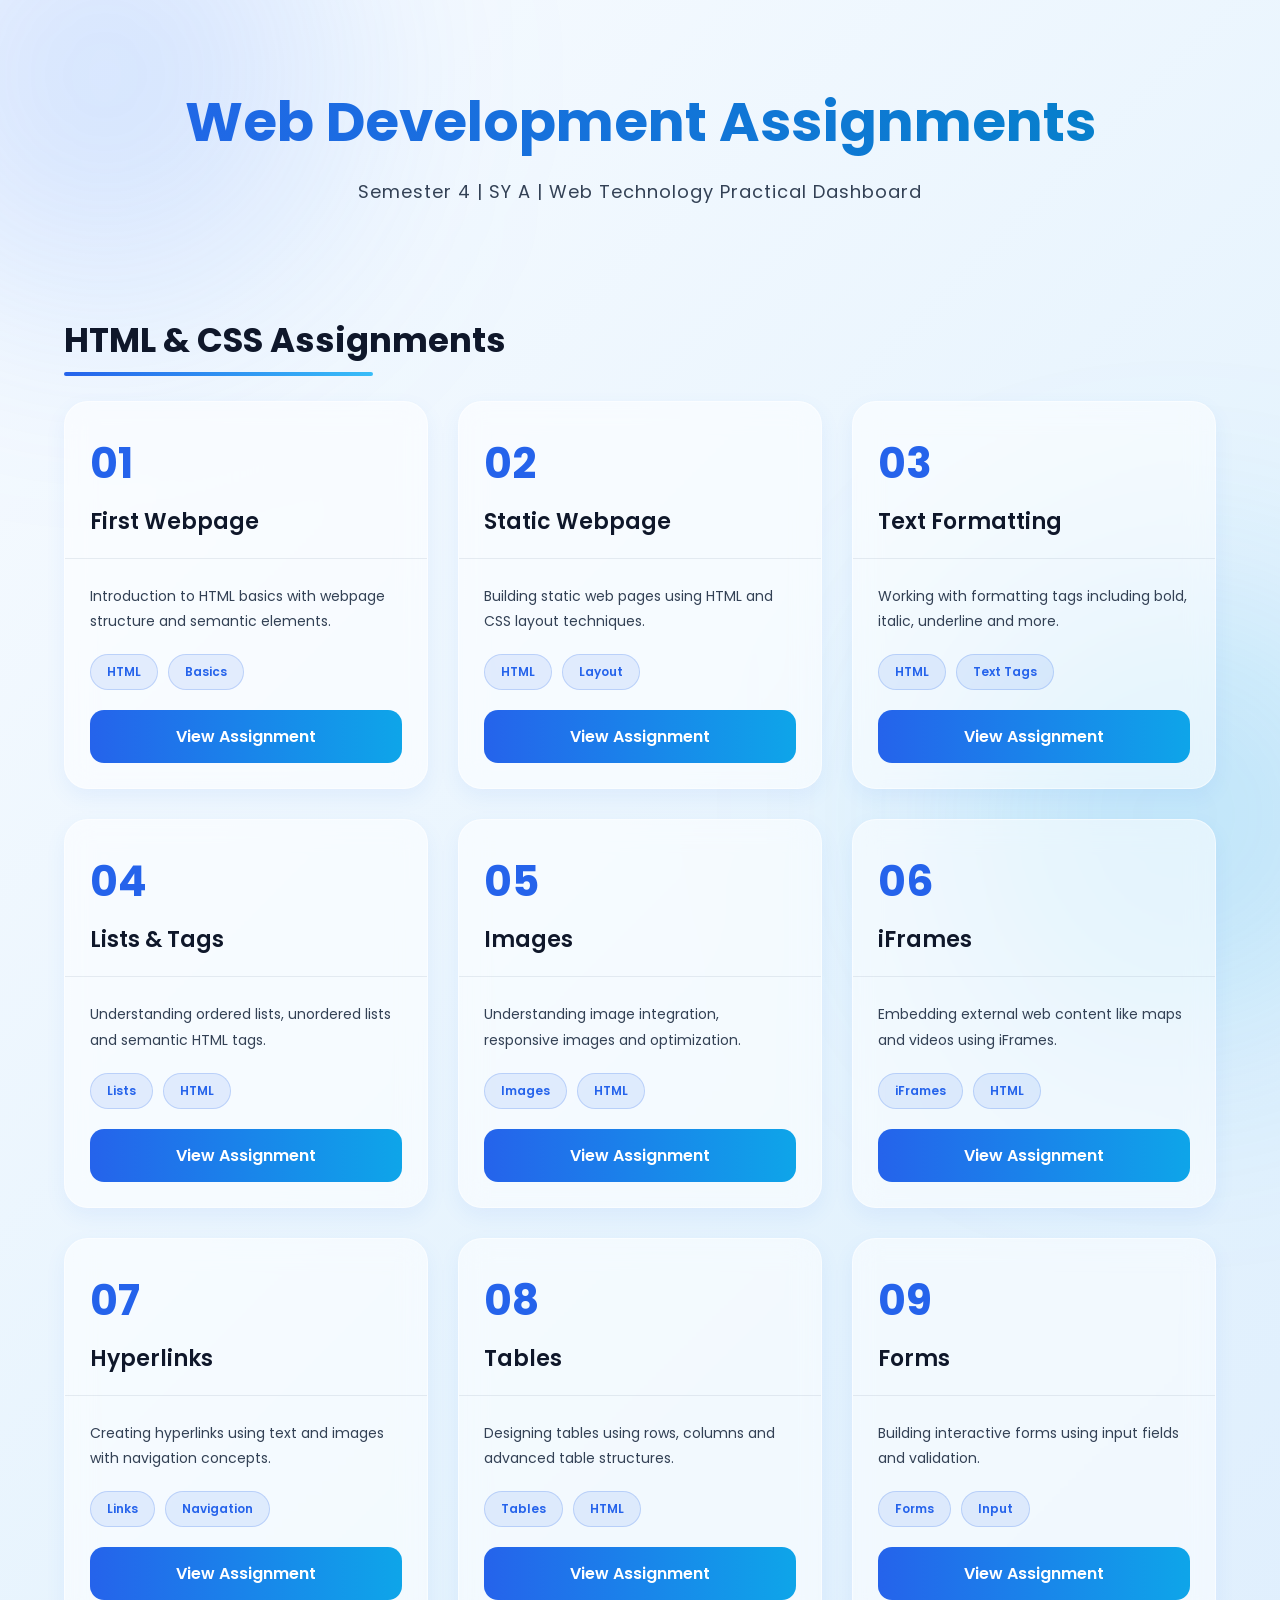
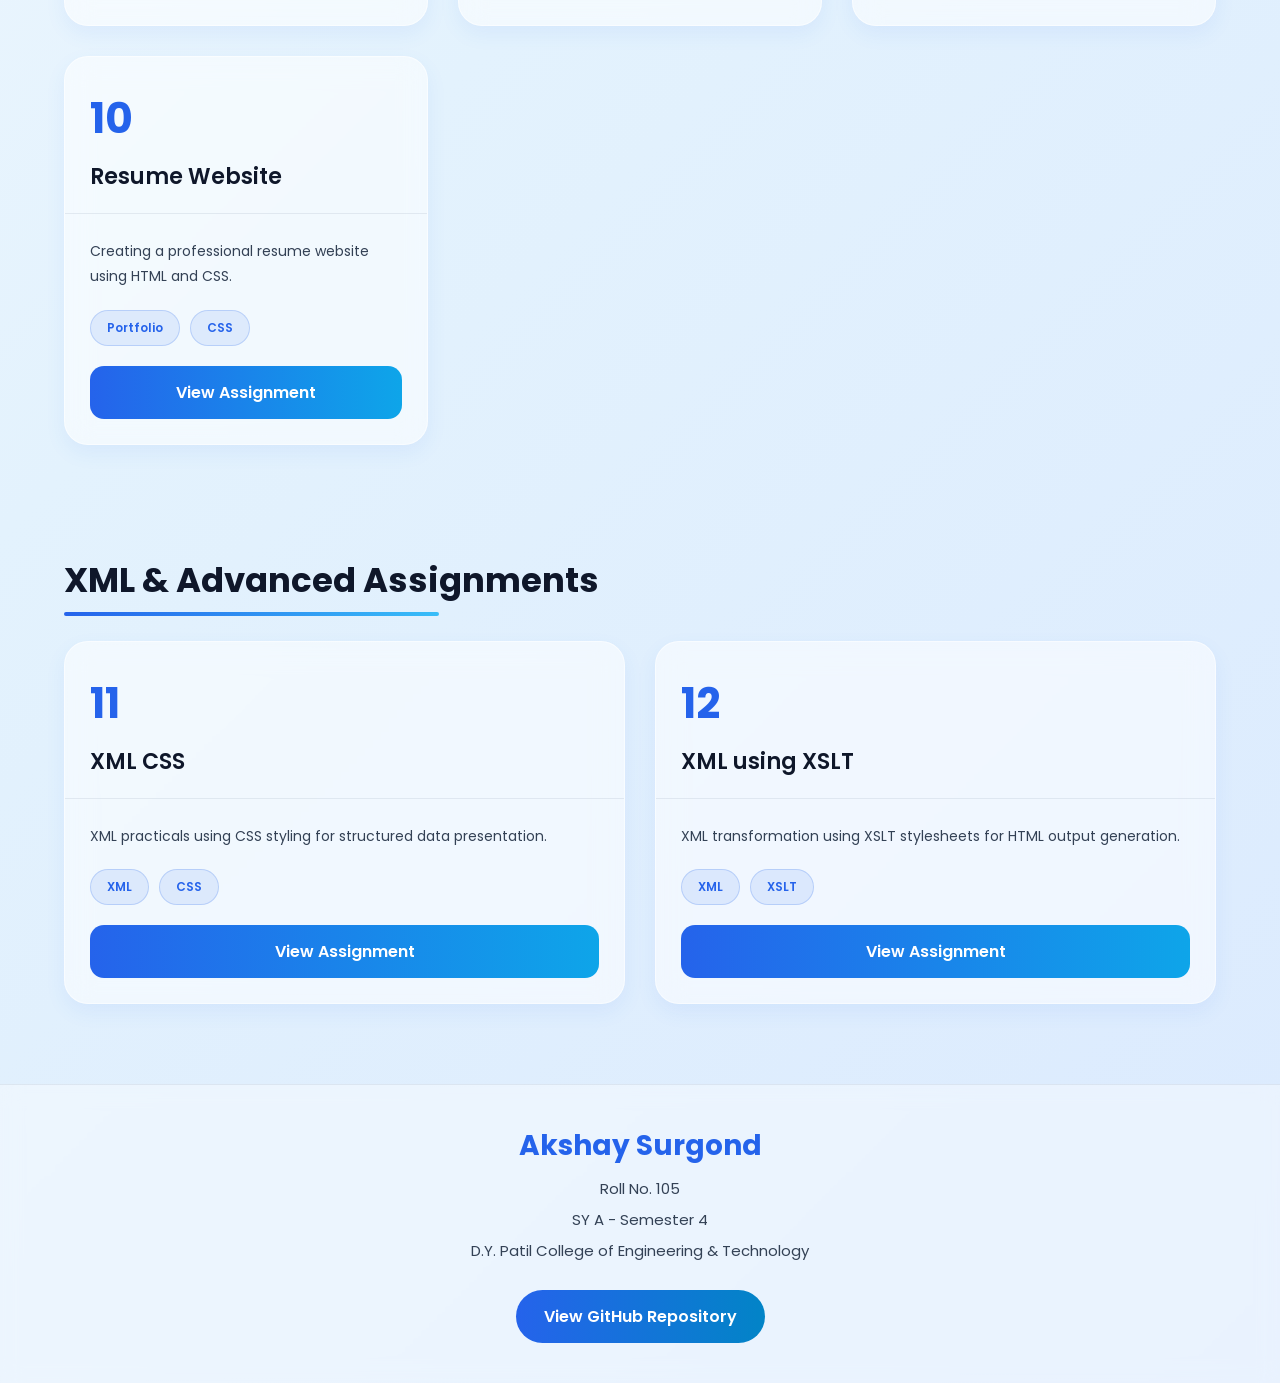
<file: index.html>
<!DOCTYPE html>
<html lang="en">

<head>
    <meta charset="UTF-8">
    <meta name="viewport" content="width=device-width, initial-scale=1.0">
    <title>Web Development Assignments | Akshay Jadhav</title>

    <link href="https://fonts.googleapis.com/css2?family=Poppins:wght@300;400;500;600;700&display=swap"
        rel="stylesheet">

    <style>
        * {
            margin: 0;
            padding: 0;
            box-sizing: border-box;
            scroll-behavior: smooth;
        }

        body {
            font-family: 'Poppins', sans-serif;
            min-height: 100vh;
            background: linear-gradient(135deg, #f8fbff, #e3f2fd, #dbeafe);
            overflow-x: hidden;
            color: #0f172a;
            position: relative;
        }

        body::before {
            content: '';
            position: fixed;
            width: 450px;
            height: 450px;
            background: rgba(59, 130, 246, 0.18);
            border-radius: 50%;
            top: -150px;
            left: -120px;
            filter: blur(120px);
            z-index: -1;
        }

        body::after {
            content: '';
            position: fixed;
            width: 450px;
            height: 450px;
            background: rgba(14, 165, 233, 0.18);
            border-radius: 50%;
            bottom: -140px;
            right: -120px;
            filter: blur(120px);
            z-index: -1;
        }

        /* HEADER */

        header {
            padding: 80px 20px 60px;
            text-align: center;
        }

        header h1 {
            font-size: 55px;
            font-weight: 700;
            margin-bottom: 15px;
            background: linear-gradient(to right, #2563eb, #0284c7);
            -webkit-background-clip: text;
            -webkit-text-fill-color: transparent;
        }

        header p {
            color: #334155;
            font-size: 18px;
            letter-spacing: 1px;
        }

        /* CONTAINER */

        .container {
            width: 90%;
            max-width: 1300px;
            margin: auto;
        }

        /* SECTION TITLE */

        .section-title {
            font-size: 34px;
            margin: 50px 0 35px;
            font-weight: 700;
            position: relative;
            display: inline-block;
            color: #0f172a;
        }

        .section-title::after {
            content: '';
            position: absolute;
            left: 0;
            bottom: -10px;
            width: 70%;
            height: 4px;
            border-radius: 10px;
            background: linear-gradient(to right, #2563eb, #38bdf8);
        }

        /* GRID */

        .assignments-grid {
            display: grid;
            grid-template-columns: repeat(auto-fit, minmax(300px, 1fr));
            gap: 30px;
            margin-bottom: 60px;
        }

        /* CARD */

        .card {
            background: rgba(255, 255, 255, 0.55);
            backdrop-filter: blur(14px);
            border: 1px solid rgba(255, 255, 255, 0.5);
            border-radius: 24px;
            overflow: hidden;
            transition: 0.4s ease;
            position: relative;
            box-shadow: 0 8px 20px rgba(59, 130, 246, 0.08);
        }

        .card:hover {
            transform: translateY(-10px);
            box-shadow: 0 15px 35px rgba(37, 99, 235, 0.2);
            border: 1px solid rgba(59, 130, 246, 0.3);
        }

        .card-header {
            padding: 30px 25px 20px;
            border-bottom: 1px solid rgba(148, 163, 184, 0.2);
        }

        .assignment-number {
            font-size: 42px;
            font-weight: 700;
            color: #2563eb;
            margin-bottom: 10px;
        }

        .card-title {
            font-size: 22px;
            font-weight: 600;
            color: #0f172a;
        }

        .card-body {
            padding: 25px;
        }

        .description {
            color: #334155;
            font-size: 14px;
            line-height: 1.8;
            margin-bottom: 20px;
        }

        .tags {
            display: flex;
            flex-wrap: wrap;
            gap: 10px;
            margin-bottom: 20px;
        }

        .tag {
            padding: 8px 16px;
            border-radius: 50px;
            background: rgba(37, 99, 235, 0.1);
            border: 1px solid rgba(37, 99, 235, 0.2);
            color: #2563eb;
            font-size: 12px;
            font-weight: 600;
        }

        /* BUTTON */

        .btn {
            display: block;
            width: 100%;
            text-align: center;
            padding: 14px;
            border-radius: 14px;
            text-decoration: none;
            color: white;
            font-weight: 600;
            background: linear-gradient(to right, #2563eb, #0ea5e9);
            transition: 0.3s ease;
        }

        .btn:hover {
            transform: scale(1.03);
            box-shadow: 0 8px 25px rgba(37, 99, 235, 0.35);
        }

        /* FOOTER */

        footer {
            margin-top: 80px;
            padding: 40px 20px;
            text-align: center;
            background: rgba(255, 255, 255, 0.4);
            backdrop-filter: blur(10px);
            border-top: 1px solid rgba(148, 163, 184, 0.2);
        }

        footer h3 {
            font-size: 28px;
            margin-bottom: 10px;
            color: #2563eb;
        }

        footer p {
            color: #334155;
            margin: 8px 0;
            font-size: 15px;
        }

        .github-btn {
            display: inline-block;
            margin-top: 20px;
            padding: 14px 28px;
            border-radius: 50px;
            text-decoration: none;
            color: white;
            background: linear-gradient(to right, #2563eb, #0284c7);
            font-weight: 600;
            transition: 0.3s ease;
        }

        .github-btn:hover {
            transform: translateY(-4px);
            box-shadow: 0 8px 30px rgba(37, 99, 235, 0.3);
        }

        @media(max-width:768px) {

            header h1 {
                font-size: 38px;
            }

            .section-title {
                font-size: 28px;
            }

            .assignments-grid {
                grid-template-columns: 1fr;
            }

        }
    </style>
</head>

<body>

    <!-- HEADER -->

    <header>

        <h1>Web Development Assignments</h1>

        <p>
            Semester 4 | SY A | Web Technology Practical Dashboard
        </p>

    </header>

    <!-- MAIN -->

    <div class="container">

        <!-- HTML SECTION -->

        <h2 class="section-title">HTML & CSS Assignments</h2>

        <div class="assignments-grid">

            <!-- CARD 1 -->

            <div class="card">

                <div class="card-header">
                    <div class="assignment-number">01</div>
                    <div class="card-title">First Webpage</div>
                </div>

                <div class="card-body">

                    <p class="description">
                        Introduction to HTML basics with webpage structure and semantic elements.
                    </p>

                    <div class="tags">
                        <span class="tag">HTML</span>
                        <span class="tag">Basics</span>
                    </div>

                    <a href="assignment1.html" class="btn">
                        View Assignment
                    </a>

                </div>

            </div>

            <!-- CARD 2 -->

            <div class="card">

                <div class="card-header">
                    <div class="assignment-number">02</div>
                    <div class="card-title">Static Webpage</div>
                </div>

                <div class="card-body">

                    <p class="description">
                        Building static web pages using HTML and CSS layout techniques.
                    </p>

                    <div class="tags">
                        <span class="tag">HTML</span>
                        <span class="tag">Layout</span>
                    </div>

                    <a href="assignmnet2.html" class="btn">
                        View Assignment
                    </a>

                </div>

            </div>

            <!-- CARD 3 -->

            <div class="card">

                <div class="card-header">
                    <div class="assignment-number">03</div>
                    <div class="card-title">Text Formatting</div>
                </div>

                <div class="card-body">

                    <p class="description">
                        Working with formatting tags including bold, italic, underline and more.
                    </p>

                    <div class="tags">
                        <span class="tag">HTML</span>
                        <span class="tag">Text Tags</span>
                    </div>

                    <a href="assignment3.html" class="btn">
                        View Assignment
                    </a>

                </div>

            </div>

            <!-- CARD 4 -->

            <div class="card">

                <div class="card-header">
                    <div class="assignment-number">04</div>
                    <div class="card-title">Lists & Tags</div>
                </div>

                <div class="card-body">

                    <p class="description">
                        Understanding ordered lists, unordered lists and semantic HTML tags.
                    </p>

                    <div class="tags">
                        <span class="tag">Lists</span>
                        <span class="tag">HTML</span>
                    </div>

                    <a href="assignmnet4.html" class="btn">
                        View Assignment
                    </a>

                </div>

            </div>

            <!-- CARD 5 -->

            <div class="card">

                <div class="card-header">
                    <div class="assignment-number">05</div>
                    <div class="card-title">Images</div>
                </div>

                <div class="card-body">

                    <p class="description">
                        Understanding image integration, responsive images and optimization.
                    </p>

                    <div class="tags">
                        <span class="tag">Images</span>
                        <span class="tag">HTML</span>
                    </div>

                    <a href="assignment5.html" class="btn">
                        View Assignment
                    </a>

                </div>

            </div>

            <!-- CARD 6 -->

            <div class="card">

                <div class="card-header">
                    <div class="assignment-number">06</div>
                    <div class="card-title">iFrames</div>
                </div>

                <div class="card-body">

                    <p class="description">
                        Embedding external web content like maps and videos using iFrames.
                    </p>

                    <div class="tags">
                        <span class="tag">iFrames</span>
                        <span class="tag">HTML</span>
                    </div>

                    <a href="assignment6.html" class="btn">
                        View Assignment
                    </a>

                </div>

            </div>

            <!-- CARD 7 -->

            <div class="card">

                <div class="card-header">
                    <div class="assignment-number">07</div>
                    <div class="card-title">Hyperlinks</div>
                </div>

                <div class="card-body">

                    <p class="description">
                        Creating hyperlinks using text and images with navigation concepts.
                    </p>

                    <div class="tags">
                        <span class="tag">Links</span>
                        <span class="tag">Navigation</span>
                    </div>

                    <a href="assignment7.html" class="btn">
                        View Assignment
                    </a>

                </div>

            </div>

            <!-- CARD 8 -->

            <div class="card">

                <div class="card-header">
                    <div class="assignment-number">08</div>
                    <div class="card-title">Tables</div>
                </div>

                <div class="card-body">

                    <p class="description">
                        Designing tables using rows, columns and advanced table structures.
                    </p>

                    <div class="tags">
                        <span class="tag">Tables</span>
                        <span class="tag">HTML</span>
                    </div>

                    <a href="assginment8.html" class="btn">
                        View Assignment
                    </a>

                </div>

            </div>

            <!-- CARD 9 -->

            <div class="card">

                <div class="card-header">
                    <div class="assignment-number">09</div>
                    <div class="card-title">Forms</div>
                </div>

                <div class="card-body">

                    <p class="description">
                        Building interactive forms using input fields and validation.
                    </p>

                    <div class="tags">
                        <span class="tag">Forms</span>
                        <span class="tag">Input</span>
                    </div>

                    <a href="assignment9.html" class="btn">
                        View Assignment
                    </a>

                </div>

            </div>

            <!-- CARD 10 -->

            <div class="card">

                <div class="card-header">
                    <div class="assignment-number">10</div>
                    <div class="card-title">Resume Website</div>
                </div>

                <div class="card-body">

                    <p class="description">
                        Creating a professional resume website using HTML and CSS.
                    </p>

                    <div class="tags">
                        <span class="tag">Portfolio</span>
                        <span class="tag">CSS</span>
                    </div>

                    <a href="Assignment 10/assignment10.html" class="btn">
                        View Assignment
                    </a>

                </div>

            </div>

        </div>

        <!-- XML SECTION -->

        <h2 class="section-title">XML & Advanced Assignments</h2>

        <div class="assignments-grid">

            <!-- CARD 11 -->

            <div class="card">

                <div class="card-header">
                    <div class="assignment-number">11</div>
                    <div class="card-title">XML CSS</div>
                </div>

                <div class="card-body">

                    <p class="description">
                        XML practicals using CSS styling for structured data presentation.
                    </p>

                    <div class="tags">
                        <span class="tag">XML</span>
                        <span class="tag">CSS</span>
                    </div>

                    <a href="Exp11/library.xml" class="btn">
                        View Assignment
                    </a>

                </div>

            </div>

            <!-- CARD 12 -->

            <div class="card">

                <div class="card-header">
                    <div class="assignment-number">12</div>
                    <div class="card-title">XML using XSLT</div>
                </div>

                <div class="card-body">

                    <p class="description">
                        XML transformation using XSLT stylesheets for HTML output generation.
                    </p>

                    <div class="tags">
                        <span class="tag">XML</span>
                        <span class="tag">XSLT</span>
                    </div>

                    <a href="XML Transformation uisng XSLT and conditional statement/" class="btn">
                        View Assignment
                    </a>

                </div>

            </div>

        </div>

    </div>

    <!-- FOOTER -->

    <footer>

        <h3>Akshay Surgond</h3>

        <p>Roll No. 105</p>

        <p>SY A - Semester 4</p>

        <p>D.Y. Patil College of Engineering & Technology</p>

        <a href="https://github.com/akshayjr897/S5_105_webdevlopement-"
            target="_blank"
            class="github-btn">

            View GitHub Repository

        </a>

    </footer>

</body>

</html>
</file>
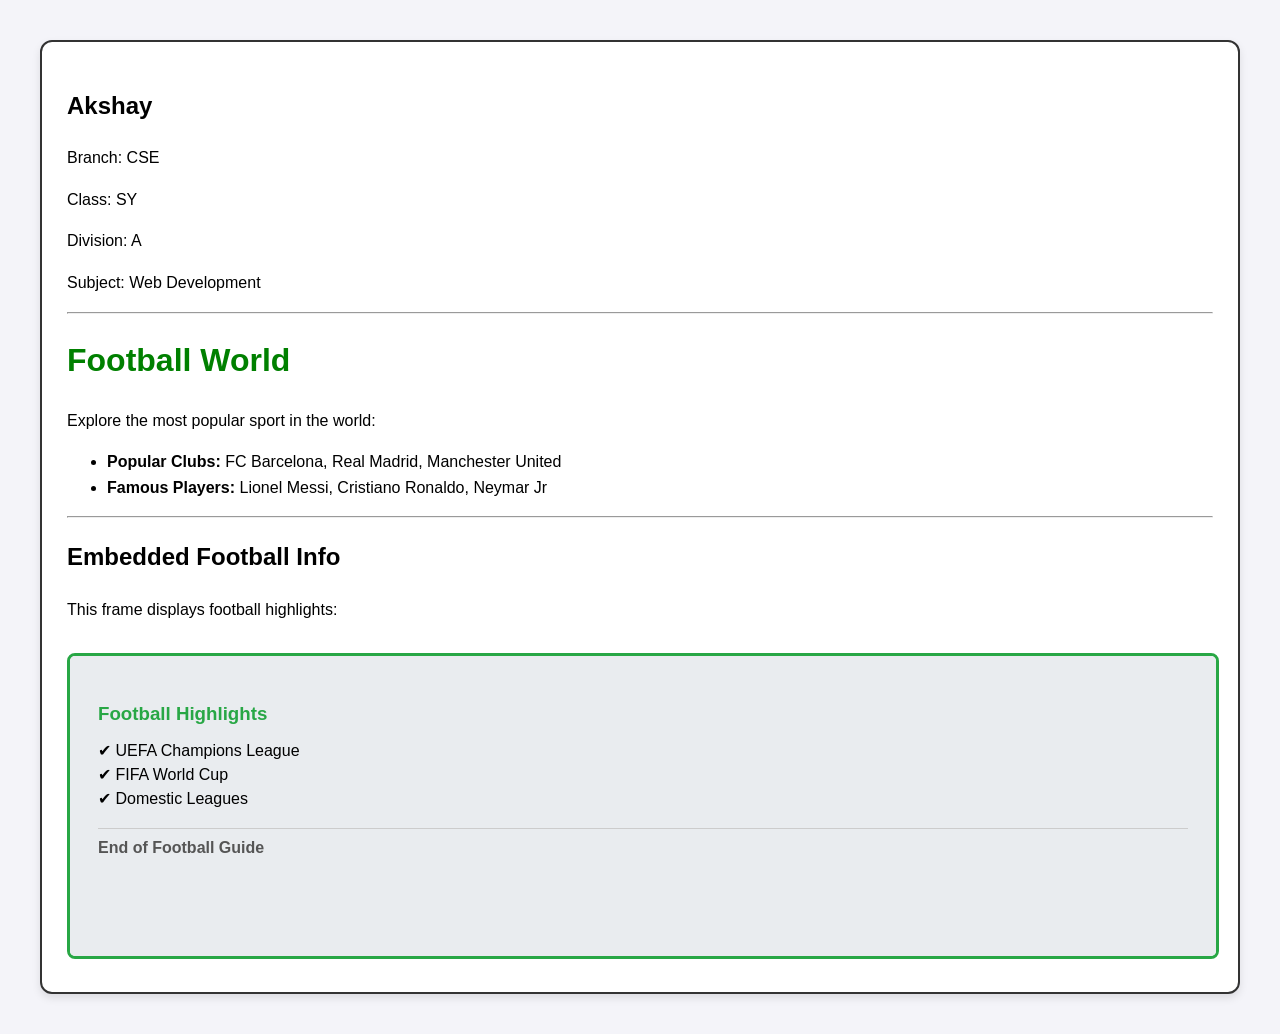
<file: 6.html>
<!DOCTYPE html>
<html lang="en">
<head>
    <meta charset="UTF-8">
    <meta name="viewport" content="width=device-width, initial-scale=1.0">
    <title>Football Learning Hub</title>

    <style>
        body { font-family: 'Segoe UI', Tahoma, Geneva, Verdana, sans-serif; line-height: 1.6; margin: 40px; background-color: #f4f4f9; }
        .container { background: white; border: 2px solid #333; padding: 25px; border-radius: 12px; box-shadow: 0 4px 8px rgba(0,0,0,0.1); }
        h1 { color: green; }
        iframe { border: 3px solid #28a745; border-radius: 8px; margin-top: 15px; width: 100%; height: 300px; }
    </style>
</head>
<body>

    <div class="container">

        <!-- Student Info -->
        <h2>Akshay</h2>
        <p>Branch: CSE</p>
        <p>Class: SY</p>
        <p>Division: A</p>
        <p>Subject: Web Development</p>

        <hr>

        <!-- Main Content -->
        <h1>Football World</h1>
        <p>Explore the most popular sport in the world:</p>

        <ul>
            <li><strong>Popular Clubs:</strong> FC Barcelona, Real Madrid, Manchester United</li>
            <li><strong>Famous Players:</strong> Lionel Messi, Cristiano Ronaldo, Neymar Jr</li>
        </ul>

        <hr>

        <!-- iframe Section -->
        <h2>Embedded Football Info</h2>
        <p>This frame displays football highlights:</p>

        <iframe
            title="Football Info"
            srcdoc="
                <style>
                    body { font-family: sans-serif; background-color: #e9ecef; padding: 20px; }
                    h3 { color: #28a745; margin-bottom: 10px; }
                    ul { list-style: none; padding-left: 0; }
                    li { margin: 5px 0; }
                    .footer { margin-top: 20px; border-top: 1px solid #ccc; padding-top: 10px; font-weight: bold; color: #555; }
                </style>

                <h3>Football Highlights</h3>

                <ul>
                    <li>✔ UEFA Champions League</li>
                    <li>✔ FIFA World Cup</li>
                    <li>✔ Domestic Leagues</li>
                </ul>

                <div class='footer'>End of Football Guide</div>
            ">
        </iframe>

    </div>

</body>
</html>
</file>
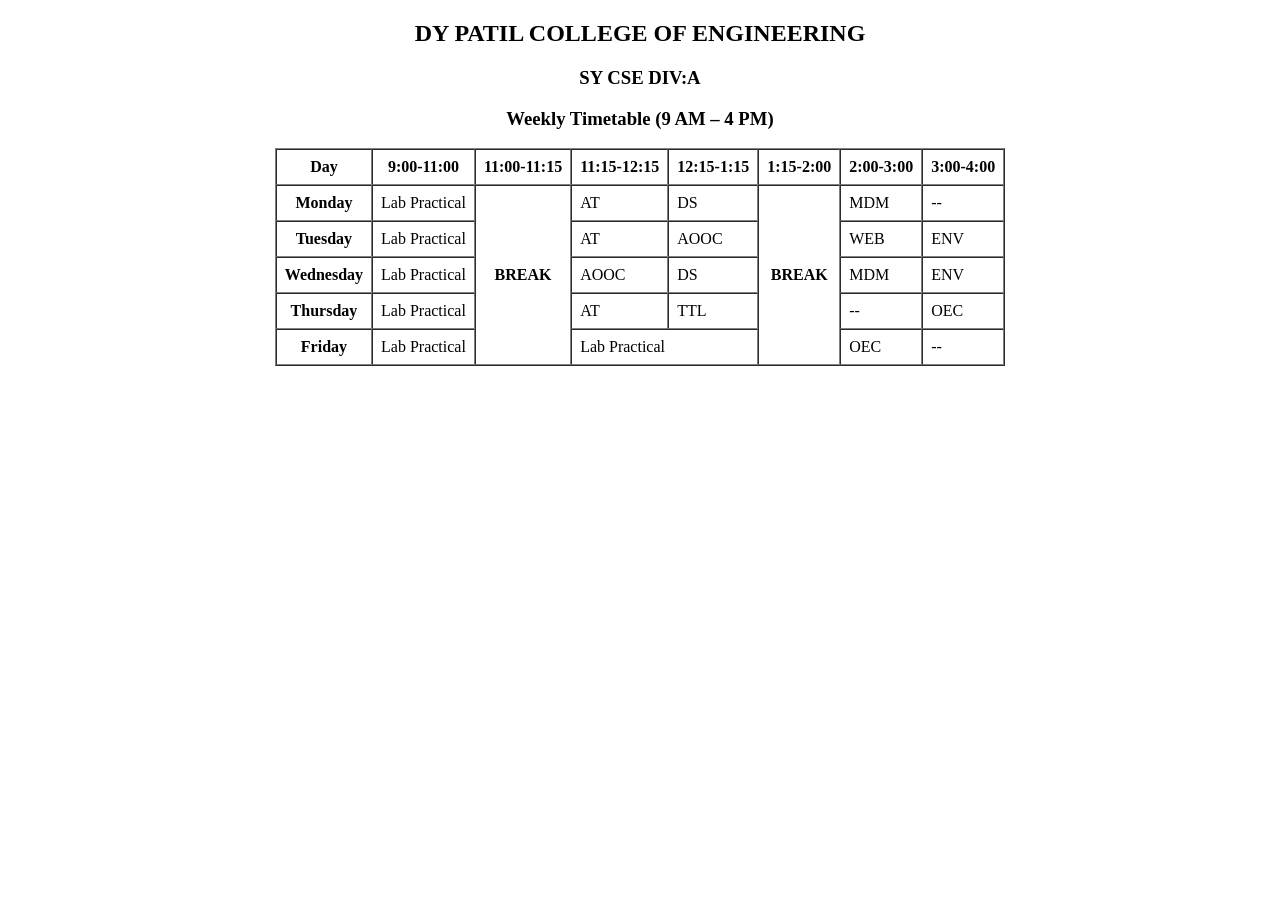
<file: Assginment 8.html>
<!DOCTYPE html>
<html>
<head>
<title>Weekly Timetable</title>
</head>

<body>

<h2 align="center">DY PATIL COLLEGE OF ENGINEERING</h2>
<h3 align="center">SY CSE DIV:A</h3>
<h3 align="center">Weekly Timetable (9 AM – 4 PM)</h3>

<table border="1" align="center" cellspacing="0" cellpadding="8">

<tr>
<th>Day</th>
<th>9:00-11:00</th>
<th>11:00-11:15</th>
<th>11:15-12:15</th>
<th>12:15-1:15</th>
<th>1:15-2:00</th>
<th>2:00-3:00</th>
<th>3:00-4:00</th>
</tr>

<tr>
<th>Monday</th>
<td>Lab Practical</td>
<th rowspan="5">BREAK</th>
<td>AT</td>
<td>DS</td>
<th rowspan="5">BREAK</th>
<td>MDM</td>
<td>--</td>
</tr>

<tr>
<th>Tuesday</th>
<td>Lab Practical</td>
<td>AT</td>
<td>AOOC</td>
<td>WEB</td>
<td>ENV</td>
</tr>

<tr>
<th>Wednesday</th>
<td>Lab Practical</td>
<td>AOOC</td>
<td>DS</td>
<td>MDM</td>
<td>ENV</td>
</tr>

<tr>
<th>Thursday</th>
<td>Lab Practical</td>
<td>AT</td>
<td>TTL</td>
<td>--</td>
<td>OEC</td>
</tr>

<tr>
<th>Friday</th>
<td>Lab Practical</td>
<td colspan="2">Lab Practical</td>
<td>OEC</td>
<td>--</td>
</tr>

</table>

</body>
</html>
</file>
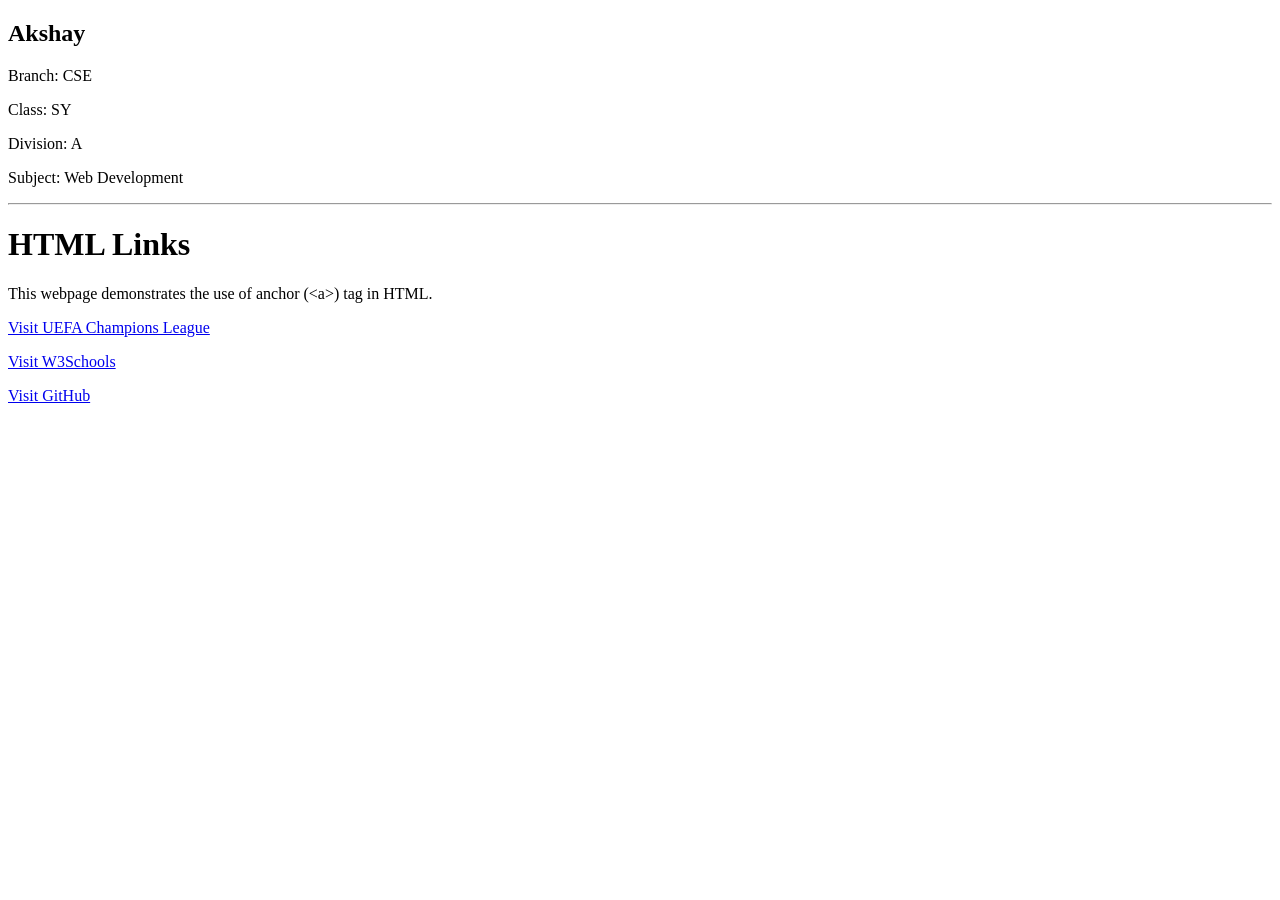
<file: Assignment 7.html>
<!DOCTYPE html>
<html>
<head>
    <title>HTML Links Example</title>
</head>

<body>

    <!-- Student Info -->
    <h2>Akshay</h2>
    <p>Branch: CSE</p>
    <p>Class: SY</p>
    <p>Division: A</p>
    <p>Subject: Web Development</p>

    <hr>

    <!-- Title -->
    <h1>HTML Links</h1>

    <p>
        This webpage demonstrates the use of anchor (&lt;a&gt;) tag in HTML.
    </p>

    <!-- Link 1 -->
    <p>
        <a href="https://www.uefa.com/uefachampionsleague/">
            Visit UEFA Champions League
        </a>
    </p>

    <!-- Link 2 -->
    <p>
        <a href="https://www.w3schools.com">
            Visit W3Schools
        </a>
    </p>

    <!-- Link 3 -->
    <p>
        <a href="https://github.com">
            Visit GitHub
        </a>
    </p>

</body>
</html>
</file>
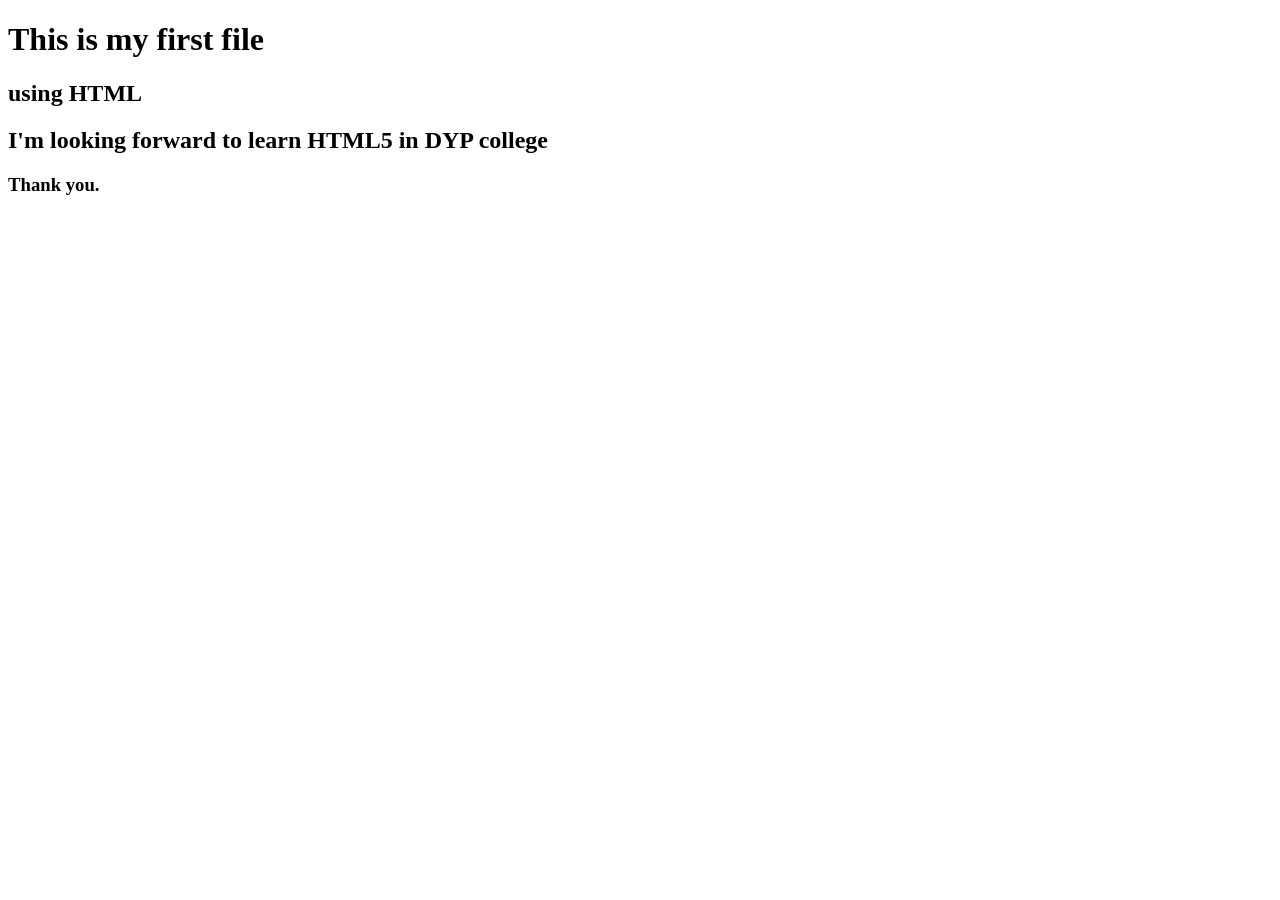
<file: Assignment1.html>
<!DOCTYPE html>
<html>
<head>
    <title>Web Development</title>
</head>
<body>

<h1>This is my first file </h1>

<h2>using HTML</h2>

<h2>I'm looking forward to learn HTML5 in DYP college </h2>
<h3>Thank you.</h3>

</body>
</html>
</file>
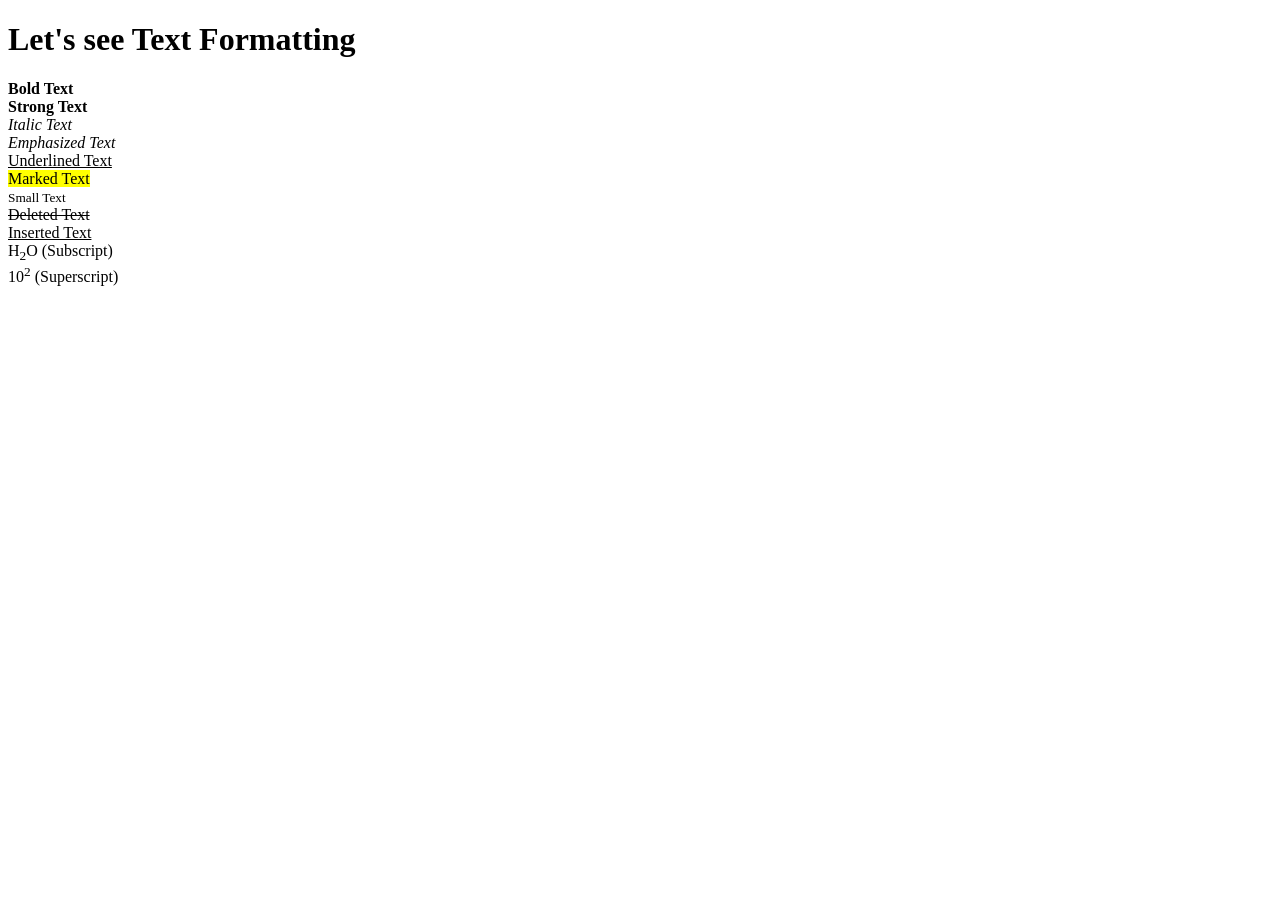
<file: assignment3.html>
<!DOCTYPE html>
<html>
<head>
    <title>Assignment 3</title>
</head>
<body>

<h1>Let's see Text Formatting </h1>

<b>Bold Text</b><br>
<strong>Strong Text</strong><br>
<i>Italic Text</i><br>
<em>Emphasized Text</em><br>
<u>Underlined Text</u><br>
<mark>Marked Text</mark><br>
<small>Small Text</small><br>
<del>Deleted Text</del><br>
<ins>Inserted Text</ins><br>
H<sub>2</sub>O (Subscript)<br>
10<sup>2</sup> (Superscript)<br>

</body>
</html>
</file>
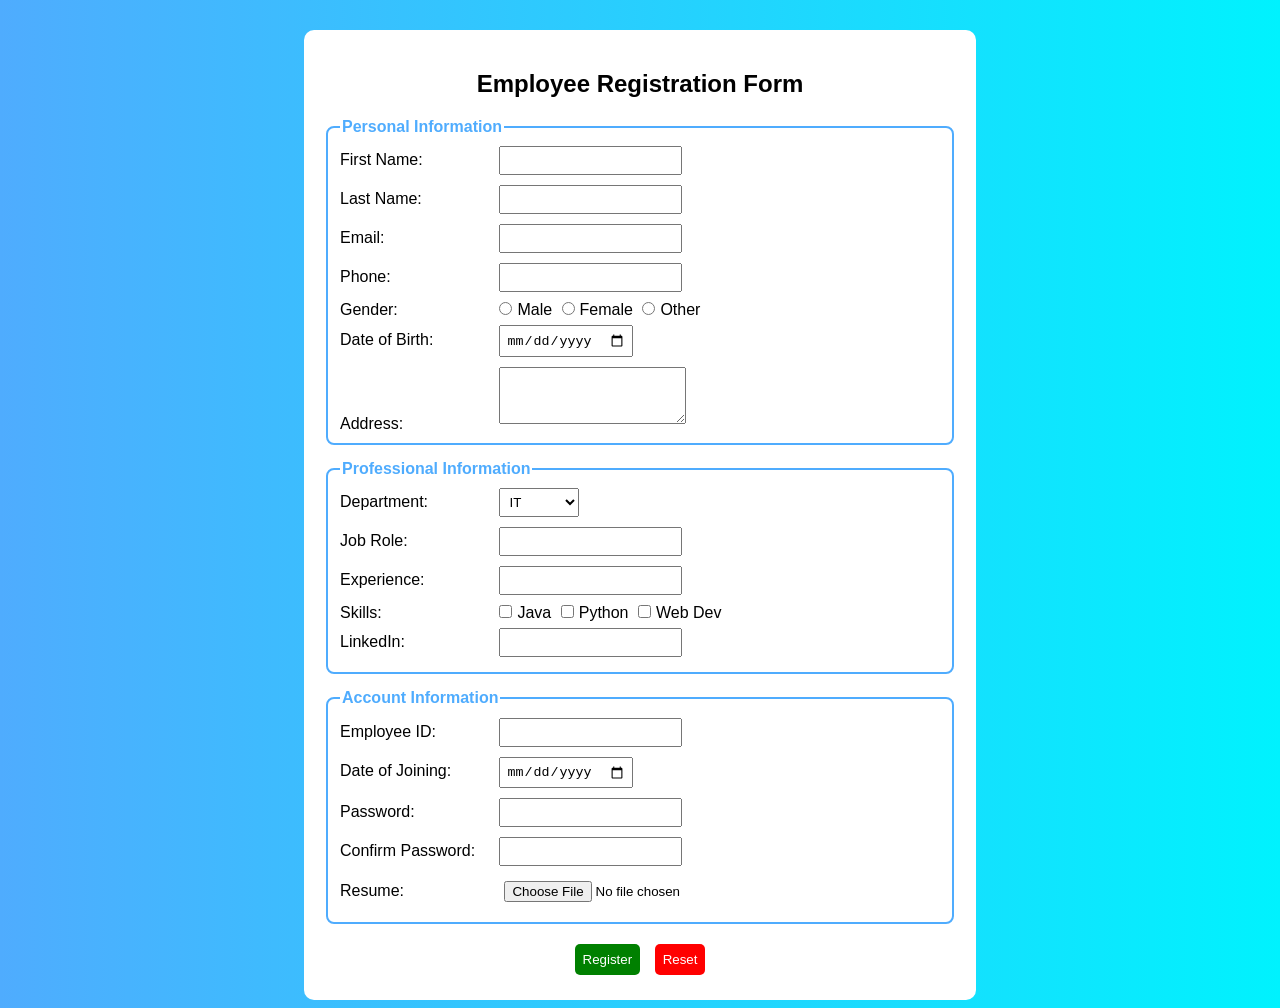
<file: assignment9.html>
<!DOCTYPE html>
<html>
<head>
<title>Employee Registration</title>
<style>
body{background:linear-gradient(to right,#4facfe,#00f2fe);font-family:Arial;}
.container{width:50%;margin:auto;background:#fff;padding:20px;border-radius:10px;margin-top:30px;}
h2{text-align:center;}
fieldset{border:2px solid #4facfe;border-radius:8px;margin-bottom:15px;}
legend{font-weight:bold;color:#4facfe;}
label{display:inline-block;width:150px;}
input,select,textarea{margin:5px;padding:5px;}
.buttons{text-align:center;}
input[type=submit]{background:green;color:#fff;padding:8px;border:none;border-radius:5px;}
input[type=reset]{background:red;color:#fff;padding:8px;border:none;border-radius:5px;}
</style>
</head>

<body>
<div class="container">
<h2>Employee Registration Form</h2>

<form>

<fieldset>
<legend>Personal Information</legend>

<label>First Name:</label>
<input type="text" required><br>

<label>Last Name:</label>
<input type="text" required><br>

<label>Email:</label>
<input type="email" required><br>

<label>Phone:</label>
<input type="tel" required><br>

<label>Gender:</label>
<input type="radio" name="g">Male
<input type="radio" name="g">Female
<input type="radio" name="g">Other<br>

<label>Date of Birth:</label>
<input type="date" required><br>

<label>Address:</label>
<textarea rows="3"></textarea>

</fieldset>

<fieldset>
<legend>Professional Information</legend>

<label>Department:</label>
<select>
<option>IT</option>
<option>HR</option>
<option>Finance</option>
</select><br>

<label>Job Role:</label>
<input type="text"><br>

<label>Experience:</label>
<input type="number"><br>

<label>Skills:</label>
<input type="checkbox">Java
<input type="checkbox">Python
<input type="checkbox">Web Dev<br>

<label>LinkedIn:</label>
<input type="url"><br>

</fieldset>

<fieldset>
<legend>Account Information</legend>

<label>Employee ID:</label>
<input type="text"><br>

<label>Date of Joining:</label>
<input type="date"><br>

<label>Password:</label>
<input type="password"><br>

<label>Confirm Password:</label>
<input type="password"><br>

<label>Resume:</label>
<input type="file"><br>

</fieldset>

<div class="buttons">
<input type="submit" value="Register">
<input type="reset" value="Reset">
</div>

</form>
</div>
</body>
</html>
</file>
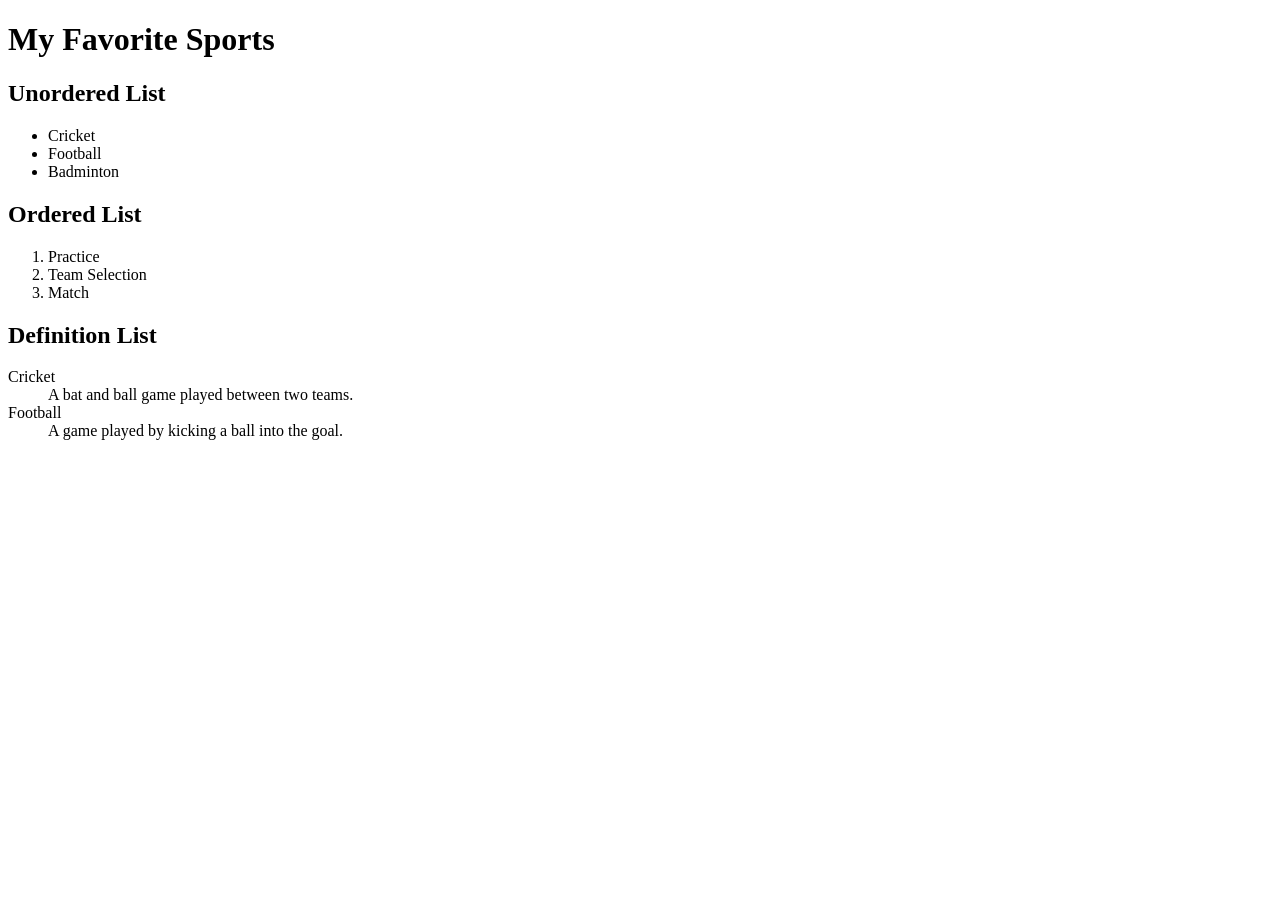
<file: Assignmnet 4.html>
<!DOCTYPE html>
<html>
<head>
    <title>Sports List</title>
</head>
<body>

<h1>My Favorite Sports</h1>

<h2>Unordered List</h2>
<ul>
    <li>Cricket</li>
    <li>Football</li>
    <li>Badminton</li>
</ul>

<h2>Ordered List</h2>
<ol>
    <li>Practice</li>
    <li>Team Selection</li>
    <li>Match</li>
</ol>

<h2>Definition List</h2>
<dl>
    <dt>Cricket</dt>
    <dd>A bat and ball game played between two teams.</dd>

    <dt>Football</dt>
    <dd>A game played by kicking a ball into the goal.</dd>
</dl>

</body>
</html>
</file>
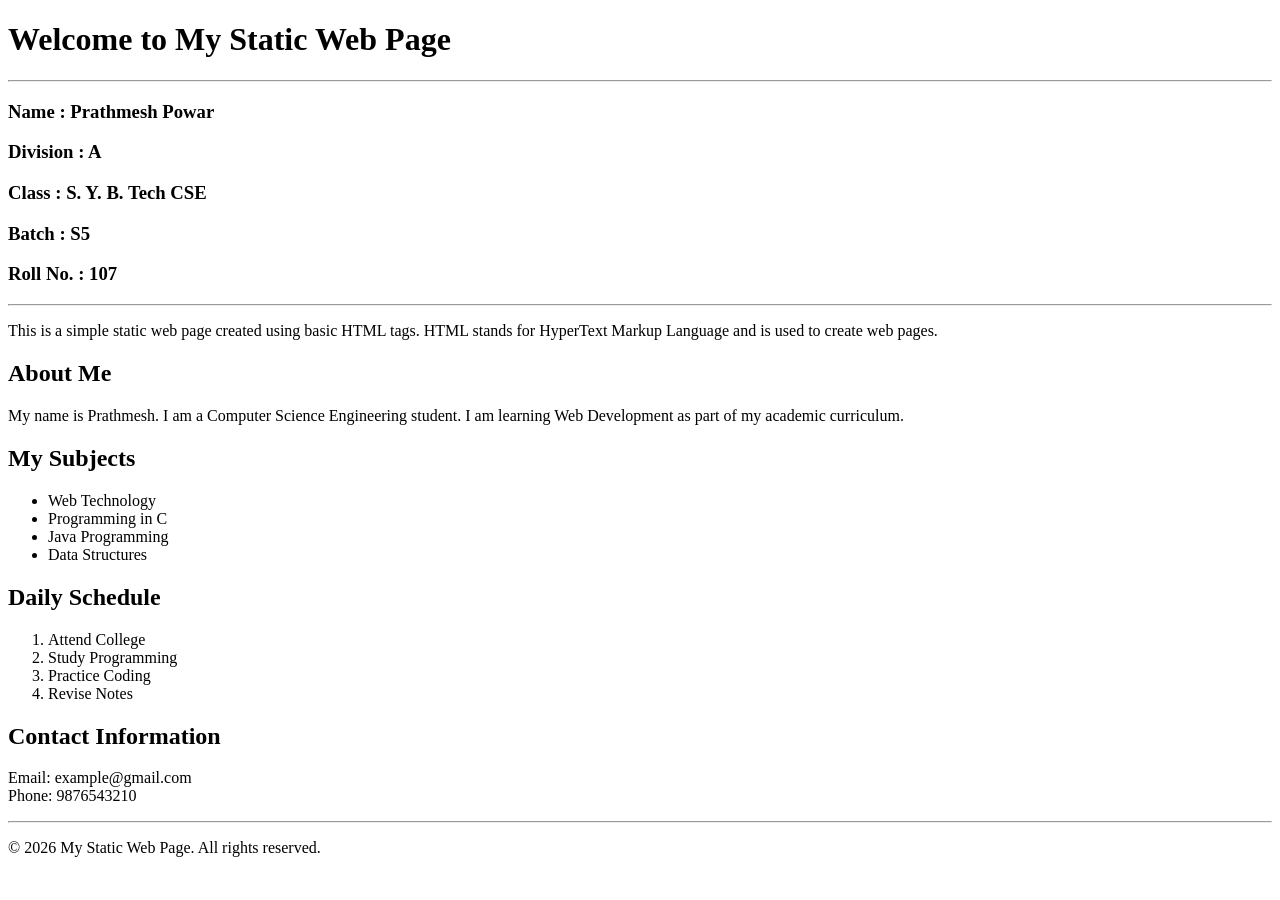
<file: assignmnet2.html>
<!DOCTYPE html>
<html>

<head>
    <title>Static Web Page</title>
</head>

<body>
    <h1>Welcome to My Static Web Page</h1>
    <hr>
    <h3>Name : Prathmesh Powar</h3>
    <h3>Division : A</h3>
    <h3>Class : S. Y. B. Tech CSE</h3>
    <h3>Batch : S5</h3>
    <h3>Roll No. : 107</h3>
    <hr>
    <p>
        This is a simple static web page created using basic HTML tags.
        HTML stands for HyperText Markup Language and is used to create web pages.
    </p>
    <h2>About Me</h2>
    <p>
        My name is Prathmesh. I am a Computer Science Engineering student.
        I am learning Web Development as part of my academic curriculum.
    </p>
    <h2>My Subjects</h2>
    <ul>
        <li>Web Technology</li>
        <li>Programming in C</li>
        <li>Java Programming</li>
        <li>Data Structures</li>
    </ul>
    <h2>Daily Schedule</h2>
    <ol>
        <li>Attend College</li>
        <li>Study Programming</li>
        <li>Practice Coding</li>
        <li>Revise Notes</li>
    </ol>
    <h2>Contact Information</h2>
    <p>
        Email: example@gmail.com <br>
        Phone: 9876543210
    </p>
    <hr>
    <p>
        © 2026 My Static Web Page. All rights reserved.
    </p>
</body>

</html>
</file>
